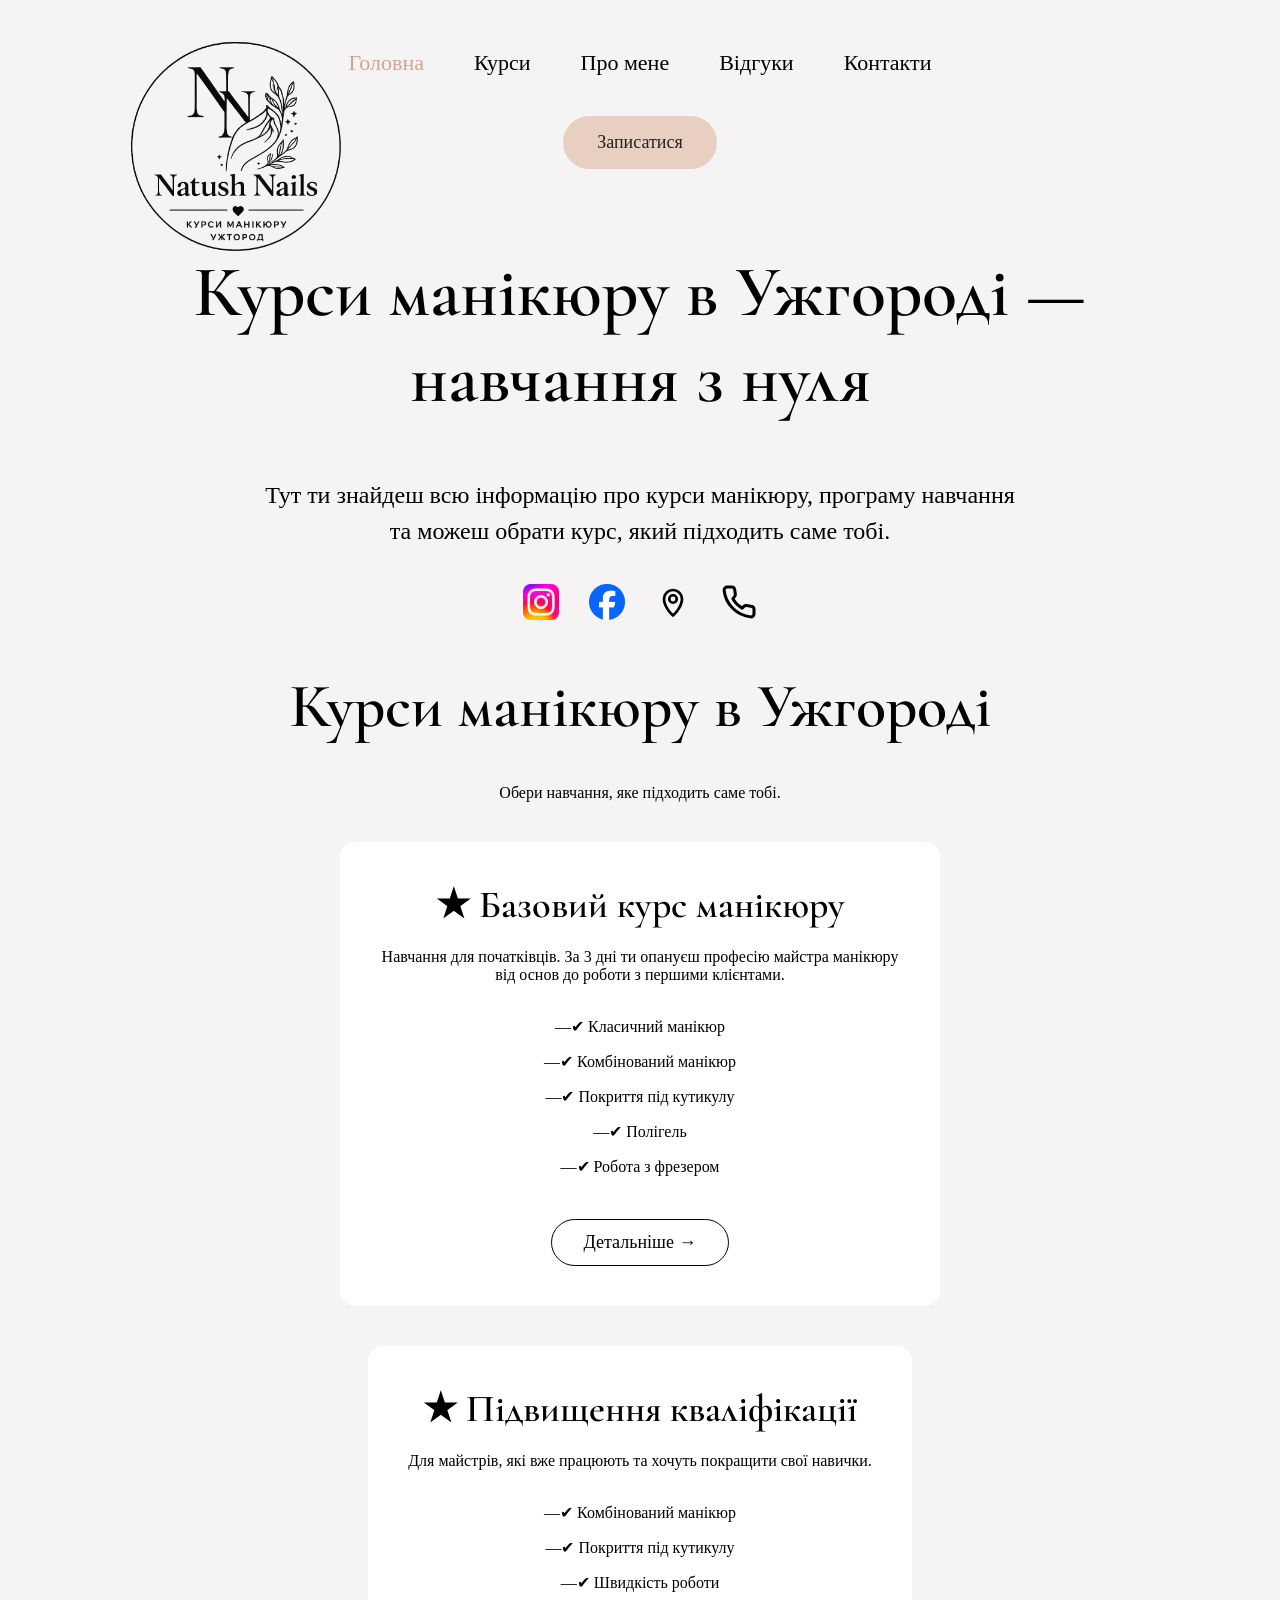
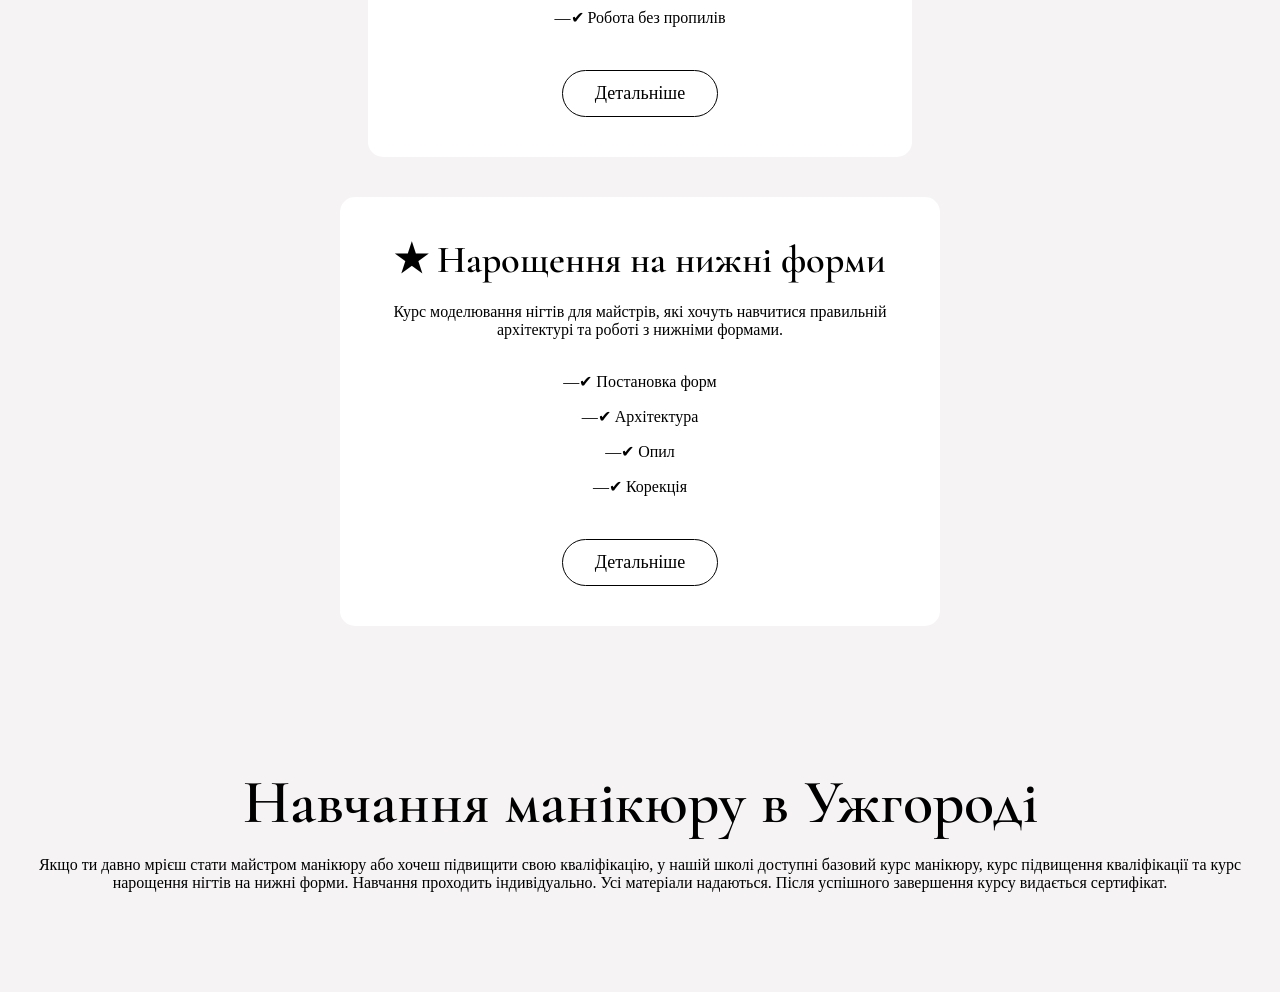
<file: index.html>
<!DOCTYPE html>
<html lang="uk">

<head>
  <meta charset="UTF-8" />
  <meta name="viewport" content="width=device-width, initial-scale=1, viewport-fit=cover" />
  <meta name="theme-color" content="#EBDCD6" />
  <meta name="theme-color" media="(prefers-color-scheme: dark)" content="#1f1b19" />

  <meta name="description" content="Курси манікюру в Ужгороді для початківців. Навчання з нуля за 3 дні, практика на моделях, сертифікат, підтримка після курсу. Записуйся вже сьогодні!">
  <meta name="keywords" content="курси манікюру Ужгород, навчання манікюру Ужгород, базовий курс манікюру, курси манікюру для початківців, школа манікюру Ужгород, навчання нігтьовому сервісу, курс комбінованого манікюру, курс покриття під кутикулу, курс нарощення нігтів, курс нарощення на нижні форми, майстер манікюру Ужгород, манікюр Ужгород, навчання манікюру, манікюр навчання, курсы маникюра Ужгород, обучение маникюру Ужгород, базовый курс маникюра, курсы маникюра для начинающих, комбинированный маникюр обучение, наращивание ногтей обучение">

  <meta property="og:title" content="Курси манікюру в Ужгороді | Natush Nails">
  <meta property="og:description" content="Навчання манікюру в Ужгороді. Базовий курс, підвищення кваліфікації, нарощення нігтів. Практика, сертифікат та підтримка після навчання.">
  <meta property="og:url" content="https://natush-cours.vercel.app" />
  <meta property="og:image:width" content="1200">
  <meta property="og:image:height" content="630">
  <meta property="og:locale" content="uk_UA">
  <meta property="og:site_name" content="Natush Nails">
  <meta property="og:type" content="website" />

  <link rel="stylesheet" href="css/style.css" />

  <title>Курси манікюру в Ужгороді | Базовий курс манікюру | Natush Nails</title>

  <!-- <link rel="icon" type="image/x-icon" href="img/favicon.ico"> -->

  <link rel="icon" type="image/png" sizes="16x16" href="img/favicon-16.png">
  <link rel="icon" type="image/png" sizes="32x32" href="img/favicon-32.png">

  <link rel="apple-touch-icon" sizes="180x180" href="img/apple-touch-icon.png">

  <link rel="icon" type="image/png" sizes="192x192" href="img/android-chrome-192.png">
  <link rel="icon" type="image/png" sizes="512x512" href="img/android-chrome-512.png">

  <meta property="og:image" content="https://natush-cours.vercel.app/img/og-image.jpg">

</head>

<body>
  <div class="wrapper-background">

    <div href="index.html" class="logo">
      <img src="img/bacground.png" alt="Natush Nails">
    </div>

    <div class="wrapper">
      <header class="header">

        <div class="header__top">



          <nav class="menu">

            <a href="index.html" class="menu__link menu__link--active">
              Головна
            </a>

            <a href="#courses" class="menu__link">
              Курси
            </a>

            <a href="#about" class="menu__link">
              Про мене
            </a>

            <a href="#reviews" class="menu__link">
              Відгуки
            </a>

            <a href="#contacts" class="menu__link">
              Контакти
            </a>

          </nav>

          <a class="header__btn" href="https://www.instagram.com/natush_nails_uzh" target="_blank">
            Записатися
          </a>

        </div>

        <div class="header__content">

          <h1>
            Курси манікюру в Ужгороді —
            <br>
            навчання з нуля
          </h1>

          <p class="header__subtitle">
            Тут ти знайдеш всю інформацію про курси манікюру, програму навчання та можеш обрати курс, який підходить саме тобі.
          </p>

          <ul class="social-items">

            <li>
              <a href="https://www.instagram.com/natush_nails_uzh" target="_blank">
                <img src="img/Instagram_logo_2022.svg.webp" class="social-items__icon" alt="Instagram">
              </a>
            </li>

            <li>
              <a href="https://www.facebook.com/profile.php?id=100072619380454" target="_blank">
                <img src="img/2023_Facebook_icon.svg.webp" class="social-items__icon" alt="Facebook">
              </a>
            </li>

            <li>
              <a href="https://goo.gl/maps/Naj5BhFDMprcDNuj6" target="_blank">
                <img src="img/location_icon.svg" class="social-items__icon" alt="Локація">
              </a>
            </li>

            <li>
              <a href="tel:+380992274337">
                <img src="img/phone_icon.svg" class="social-items__icon" alt="Телефон">
              </a>
            </li>

          </ul>

        </div>

      </header>

      <main class="main">
        <section id="courses" class="courses">

          <h2>Курси манікюру в Ужгороді</h2>

          <p class="courses__subtitle">
            Обери навчання, яке підходить саме тобі.
          </p>

          <div class="courses__grid">

            <div class="course-block-card">

              <article class="course-card">
                <h3>★ Базовий курс манікюру</h3>

                <p>
                  Навчання для початківців. За 3 дні ти опануєш професію майстра манікюру
                  від основ до роботи з першими клієнтами.
                </p>

                <ul>
                  <li>✔ Класичний манікюр</li>
                  <li>✔ Комбінований манікюр</li>
                  <li>✔ Покриття під кутикулу</li>
                  <li>✔ Полігель</li>
                  <li>✔ Робота з фрезером</li>
                </ul>

                <a class="btn btn--primary" href="basic-course.html">
                  Детальніше →
                </a>

              </article>

              <article class="course-card">

                <h3>★ Підвищення кваліфікації</h3>

                <p>
                  Для майстрів, які вже працюють та хочуть покращити свої навички.
                </p>

                <ul>
                  <li>✔ Комбінований манікюр</li>
                  <li>✔ Покриття під кутикулу</li>
                  <li>✔ Швидкість роботи</li>
                  <li>✔ Робота без пропилів</li>
                </ul>

                <a href="#advanced-course" class="btn">
                  Детальніше
                </a>

              </article>


              <article class="course-card">

                <h3>★ Нарощення на нижні форми</h3>

                <p>
                  Курс моделювання нігтів для майстрів, які хочуть навчитися
                  правильній архітектурі та роботі з нижніми формами.
                </p>

                <ul>
                  <li>✔ Постановка форм</li>
                  <li>✔ Архітектура</li>
                  <li>✔ Опил</li>
                  <li>✔ Корекція</li>
                </ul>

                <a href="#extension-course" class="btn">
                  Детальніше
                </a>

              </article>
            </div>

        </section>

        <!-- SEO текст -->
        <section class="seo">

          <h2>Навчання манікюру в Ужгороді</h2>

          <p>
            Якщо ти давно мрієш стати майстром манікюру або хочеш підвищити свою кваліфікацію, у нашій школі доступні базовий курс манікюру, курс підвищення кваліфікації та курс нарощення нігтів на нижні форми.

            Навчання проходить індивідуально. Усі матеріали надаються. Після успішного завершення курсу видається сертифікат.
          </p>

        </section>

      </main>

    </div>

    </section>
    </main>
  </div>
  </div>
</body>

</html>
</file>
<file: css/style.css>
@import url("reset.css");
@import url("https://fonts.googleapis.com/css2?family=Inter:wght@300;400;500;600;700&family=Cormorant+Garamond:wght@500;600;700&display=swap");

.wrapper {
  width: 100%;
  padding: 20px 50px;
  margin: auto;
}

@media (min-width: 768px) {
  .wrapper {
    padding: 50px 20px;
  }
}

main {
  display: flex;
  flex-direction: column;
  align-items: center;
  gap: 40px;
}

/* =========================
        TYPOGRAPHY
========================= */

h1,
h2,
h3,
h4 {
  font-family: "Cormorant Garamond", serif;

  font-weight: 600;

  line-height: 1.2;
}

h1 {
  font-size: clamp(42px, 6vw, 72px);
  padding-bottom: 20px;
}

h2 {
  font-size: clamp(42px, 5vw, 62px);
}

h3 {
  font-size: clamp(28px, 3vw, 40px);
}

p {
  color: var(--text-light);
}

/* =========================
        HEADER
========================= */

/* =========================
        HEADER TOP
========================= */

.header {
  position: relative;
}

.header__top {
  display: flex;
  justify-content: space-between;
  align-items: center;
  flex-direction: column;
  gap: 40px;
  margin-bottom: 80px;
}

.logo {
  position: absolute;
  top: 20px;
  left: 25px;

  z-index: 1000;

  display: flex;
  align-items: center;
}

.logo img {
  width: 120px;
  height: auto;
}

@media (min-width: 768px) {
  .logo img {
    width: 150px;
  }
}

.menu {
  display: flex;
  flex-direction: column;
  align-items: center;
  text-align: center;
  gap: 22px;

  padding: 35px 0;
}

.menu__link {
  text-decoration: none;

  /* color: #111; */

  font-size: 24px;

  font-weight: 500;

  transition: 0.3s;
}

.menu__link:hover {
  color: #d6a48d;
}

.menu__link--active {
  color: #d6a48d;
}

@media (min-width: 1024px) {
  .menu {
    flex-direction: row;

    justify-content: center;

    gap: 50px;

    padding: 0;
  }

  .logo {
    top: 10px;
    left: 10px;
  }

  .logo img {
    width: 460px;
  }

  .menu__link {
    font-size: 22px;
  }
}

.header__btn {
  display: inline-flex;

  align-items: center;
  justify-content: center;

  padding: 16px 34px;

  border-radius: 40px;

  text-decoration: none;

  background: #e8cfc2;

  color: #222;

  font-size: 18px;

  transition: 0.35s;
}

.header__btn:hover {
  background: #d8b9a7;
}

.header__content {
  text-align: center;
  max-width: 1000px;
  margin: auto;
}

.header__subtitle {
  max-width: 760px;
  margin: 35px auto;
  font-size: 24px;
  line-height: 1.5;
}

/* =========================
        SOCIAL
========================= */

.social-items {
  display: flex;

  justify-content: center;

  gap: 30px;
}

.social-items__icon {
  width: 36px;
  height: 36px;
  object-fit: contain;
}

.link--location {
  width: 36px;
  height: 40px;
}

.social-items__icon:hover {
  transform: translateY(-4px);
}

/* =========================
        BUTTON
========================= */

.btn {
  display: inline-flex;

  justify-content: center;

  align-items: center;

  padding: 12px 32px;

  border-radius: 50px;

  border: 1px solid #000;

  background: transparent;

  transition: 0.35s;

  font-size: 18px;

  font-weight: 500;

  margin-top: 35px;
}

.btn:hover {
  background: var(--text);

  color: white;
}

/* =========================
        HERO
========================= */

.hero {
  display: grid;

  gap: 60px;

  align-items: center;

  grid-template-columns: repeat(auto-fit, minmax(350px, 1fr));

  padding: 100px 0;
}

.hero img {
  border-radius: 22px;

  object-fit: cover;
}

.hero__content {
  display: flex;

  flex-direction: column;

  gap: 25px;
}

/* =========================
        SECTION
========================= */

section {
  padding: 50px 0;
}

.section-title {
  text-align: center;
  margin-bottom: 15px;
}

.section-subtitle {
  text-align: center;
  color: #666;
  margin-bottom: 60px;
}

/* =========================
        COURSES
========================= */

.courses {
  display: flex;
  flex-direction: column;
  align-items: center;
  text-align: center;
  gap: 40px;
}

.course-block-card {
  display: flex;
  flex-direction: column;
  align-items: center;
  gap: 40px;
}

.course-card {
  background: white;
  max-width: 600px;

  /* border: 1px solid var(--border); */

  border-radius: 15px;

  padding: 40px;

  transition: 0.35s;
}

.course-card:hover {
  transform: translateY(-8px);
}

.course-card h3 {
  margin-bottom: 20px;
}

.course-card p {
  margin-bottom: 25px;
}

.course-card li {
  padding: 8px 0;

  color: var(--text);
}

.course-card li::before {
  content: "— ";

  opacity: 1;
  /* color: var(--primary); */
}

/* =========================
        PRICE
========================= */

.price {
  max-width: 700px;

  margin: auto;

  background: white;

  border: 1px solid var(--border);

  border-radius: var(--radius);

  padding: 50px;

  text-align: center;
}

.price-value {
  font-size: 48px;

  font-weight: 700;

  margin: 20px 0;
}

.price ul {
  display: flex;

  flex-direction: column;

  gap: 14px;
}

/* =========================
        PROGRAM
========================= */

.program {
  max-width: 900px;

  margin: auto;
}

.program-day {
  padding: 35px 0;

  border-bottom: 1px solid var(--border);
}

.program-day:first-child {
  border-top: 1px solid var(--border);
}

.program-day h3 {
  margin-bottom: 25px;
}

.program-day ul {
  display: flex;

  flex-direction: column;

  gap: 12px;
}

.program-day li {
  color: var(--text);
}

.program-day li::before {
  content: "• ";

  color: var(--primary);
}

/* =========================
        GALLERY
========================= */

.gallery {
  display: grid;

  grid-template-columns: repeat(auto-fit, minmax(250px, 1fr));

  gap: 25px;
}

.gallery img {
  border-radius: 18px;

  transition: 0.35s;
}

.gallery img:hover {
  transform: scale(1.03);
}

/* =========================
        FAQ
========================= */

.faq {
  max-width: 900px;

  margin: auto;
}

.faq-item {
  padding: 30px 0;

  border-bottom: 1px solid var(--border);
}

.faq-item h3 {
  margin-bottom: 15px;
}

/* =========================
        CTA
========================= */

.cta {
  text-align: center;
}

.cta p {
  max-width: 650px;

  margin: 20px auto;
}

/* =========================
        FOOTER
========================= */

.footer {
  padding: 60px 0;

  text-align: center;

  color: var(--text-light);
}

/* =========================
        MOBILE
========================= */

@media (max-width: 768px) {
  body {
    font-size: 17px;
  }

  .wrapper {
    width: 100%;
  }

  .hero {
    padding: 50px 0;
  }

  section {
    padding: 60px 0;
  }
}

/* =========================
        BASIC-COURSE
========================= */

.about {
  display: flex;
  flex-direction: column;
  align-items: center;
  text-align: center;
}

/* =========================
       SEO
========================= */

.seo {
  display: flex;
  flex-direction: column;
  align-items: center;
  text-align: center;
  gap: 15px;
}
</file>
